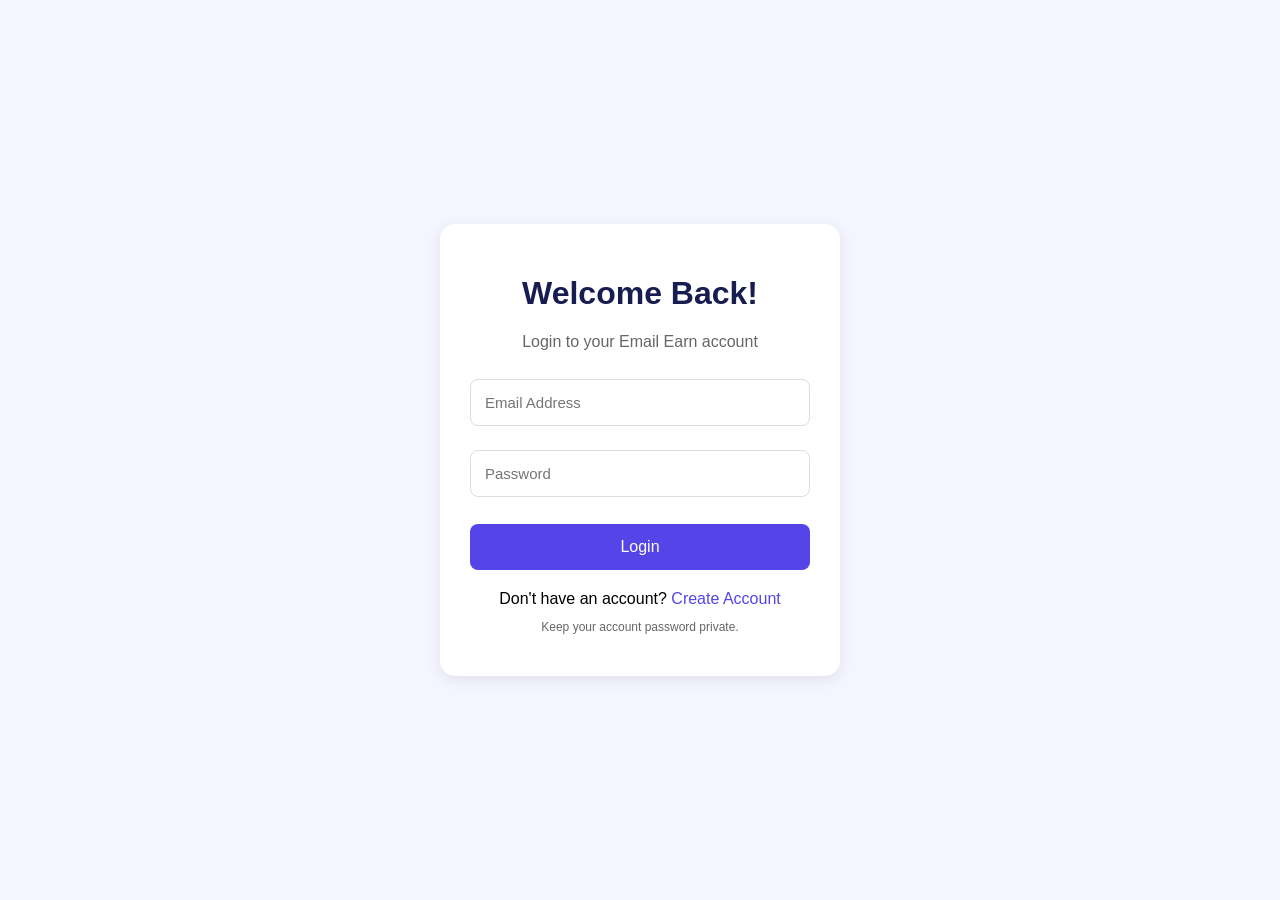
<file: Login.html>
<!DOCTYPE html>
<html lang="en">
<head>
  <meta charset="UTF-8">
  <meta name="viewport" content="width=device-width, initial-scale=1.0">
  <title>Login - Email Earn</title>

  <style>
    * {
      box-sizing: border-box;
      font-family: Arial, sans-serif;
    }

    body {
      margin: 0;
      background: #f4f5ff;
      display: flex;
      justify-content: center;
      align-items: center;
      min-height: 100vh;
      padding: 20px;
    }

    .container {
      background: white;
      padding: 30px;
      border-radius: 15px;
      width: 100%;
      max-width: 400px;
      box-shadow: 0 4px 15px #00000015;
    }

    h1 {
      text-align: center;
      color: #171d50;
    }

    p {
      text-align: center;
      color: #666;
    }

    input {
      width: 100%;
      padding: 14px;
      margin: 12px 0;
      border: 1px solid #ddd;
      border-radius: 8px;
      font-size: 15px;
    }

    button {
      width: 100%;
      padding: 14px;
      background: #5545e8;
      color: white;
      border: none;
      border-radius: 8px;
      font-size: 16px;
      cursor: pointer;
      margin-top: 15px;
    }

    button:hover {
      background: #3025b5;
    }

    a {
      color: #5545e8;
      text-decoration: none;
    }

    .signup {
      text-align: center;
      margin-top: 20px;
    }
  </style>
</head>

<body>

  <div class="container">

    <h1>Welcome Back!</h1>
    <p>Login to your Email Earn account</p>

    <form id="loginForm">

      <input
        type="email"
        placeholder="Email Address"
        required
      >

      <input
        type="password"
        placeholder="Password"
        required
      >

      <button type="submit">Login</button>

    </form>

    <div class="signup">
      Don't have an account?
      <a href="signup.html">Create Account</a>
    </div>

    <p style="font-size:12px;">
      Keep your account password private.
    </p>

  </div>

  <script>
    document.getElementById("loginForm")
      .addEventListener("submit", function(event) {
        event.preventDefault();
        alert("Login will work after we connect the secure account system.");
      });
  </script>

</body>
</html>
</file>
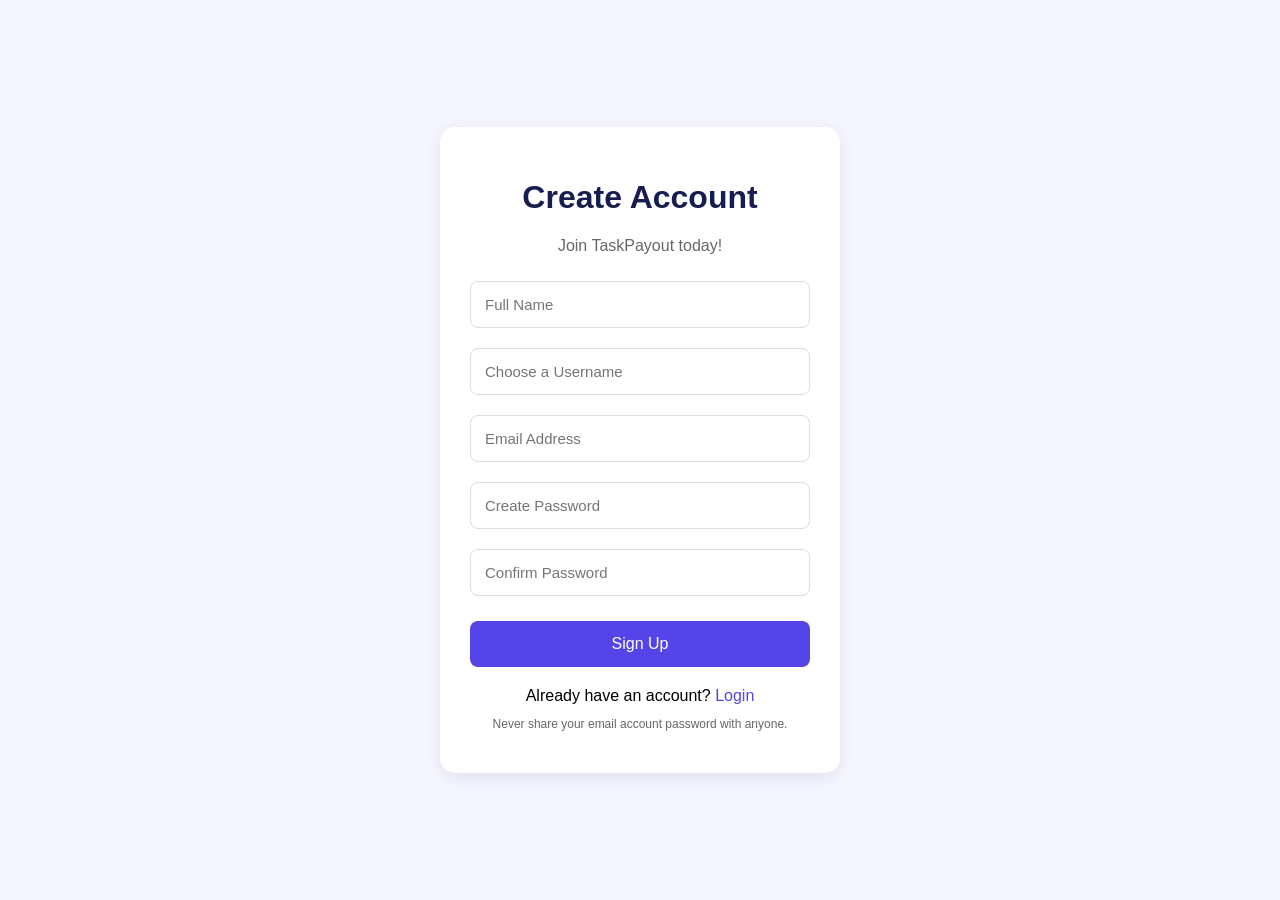
<file: Signup.html>
<!DOCTYPE html>
<html lang="en">
<head>
  <meta charset="UTF-8">
  <meta name="viewport" content="width=device-width, initial-scale=1.0">
  <title>Sign Up - TaskPayout</title>

  <style>
    * {
      box-sizing: border-box;
      font-family: Arial, sans-serif;
    }

    body {
      margin: 0;
      background: #f4f5ff;
      display: flex;
      justify-content: center;
      align-items: center;
      min-height: 100vh;
      padding: 20px;
    }

    .container {
      background: white;
      padding: 30px;
      border-radius: 15px;
      width: 100%;
      max-width: 400px;
      box-shadow: 0 4px 15px #00000015;
    }

    h1 {
      text-align: center;
      color: #171d50;
    }

    p {
      text-align: center;
      color: #666;
    }

    input {
      width: 100%;
      padding: 14px;
      margin: 10px 0;
      border: 1px solid #ddd;
      border-radius: 8px;
      font-size: 15px;
    }

    button {
      width: 100%;
      padding: 14px;
      background: #5545e8;
      color: white;
      border: none;
      border-radius: 8px;
      font-size: 16px;
      cursor: pointer;
      margin-top: 15px;
    }

    button:hover {
      background: #3025b5;
    }

    .login {
      margin-top: 20px;
      text-align: center;
    }

    a {
      color: #5545e8;
      text-decoration: none;
    }
  </style>
</head>

<body>

  <div class="container">

    <h1>Create Account</h1>
    <p>Join TaskPayout today!</p>

    <form id="signupForm">

      <input
        type="text"
        name="fullname"
        placeholder="Full Name"
        autocomplete="name"
        required
      >

      <input
        type="text"
        name="username"
        placeholder="Choose a Username"
        autocomplete="username"
        minlength="3"
        required
      >

      <input
        type="email"
        name="email"
        placeholder="Email Address"
        autocomplete="email"
        required
      >

      <input
        type="password"
        name="password"
        placeholder="Create Password"
        minlength="8"
        autocomplete="new-password"
        required
      >

      <input
        type="password"
        name="confirmPassword"
        placeholder="Confirm Password"
        minlength="8"
        autocomplete="new-password"
        required
      >

      <button type="submit">Sign Up</button>

    </form>

    <div class="login">
      Already have an account?
      <a href="login.html">Login</a>
    </div>

    <p style="font-size:12px;">
      Never share your email account password with anyone.
    </p>

  </div>

  <script>
    document.getElementById("signupForm")
      .addEventListener("submit", function(event) {
        event.preventDefault();

        const password = this.elements.password.value;
        const confirmPassword = this.elements.confirmPassword.value;

        if (password !== confirmPassword) {
          alert("Passwords do not match!");
          return;
        }

        alert("Registration will be available when the secure account system is connected.");
      });
  </script>

</body>
</html>
</file>
